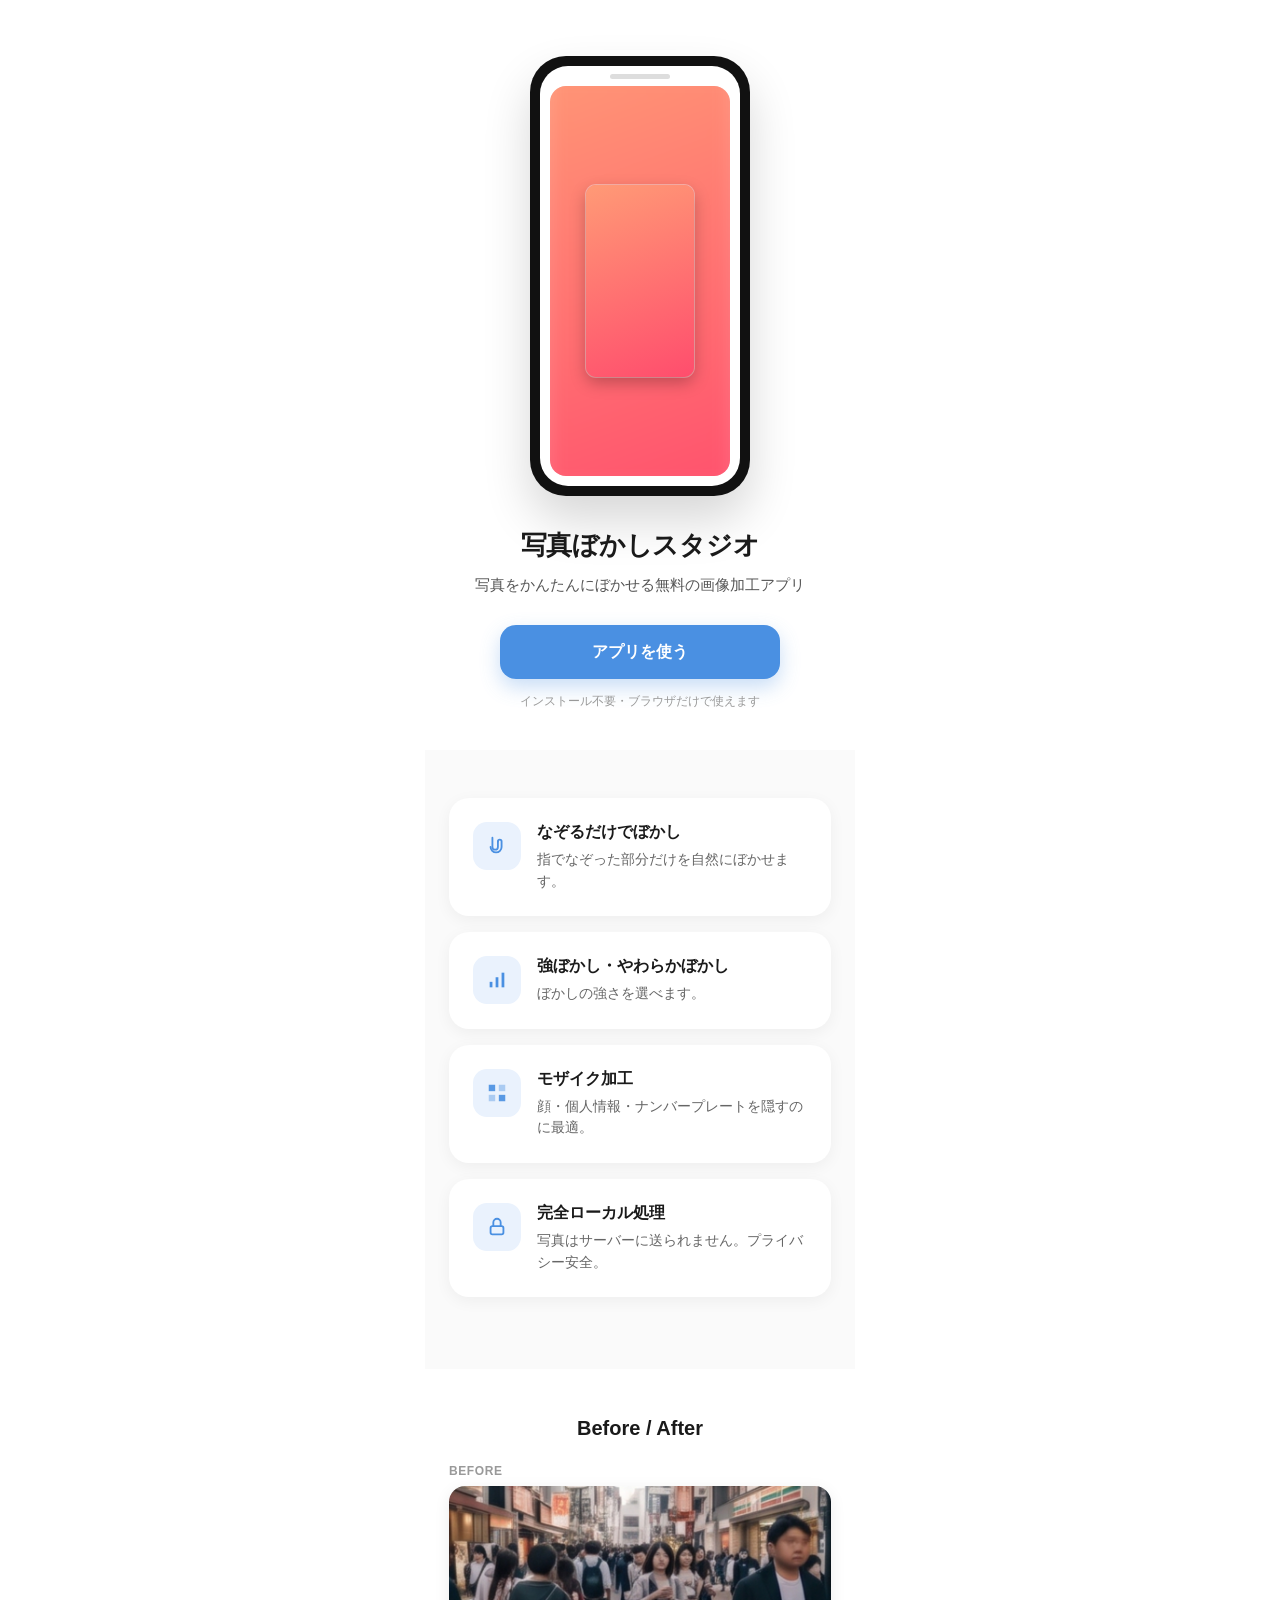
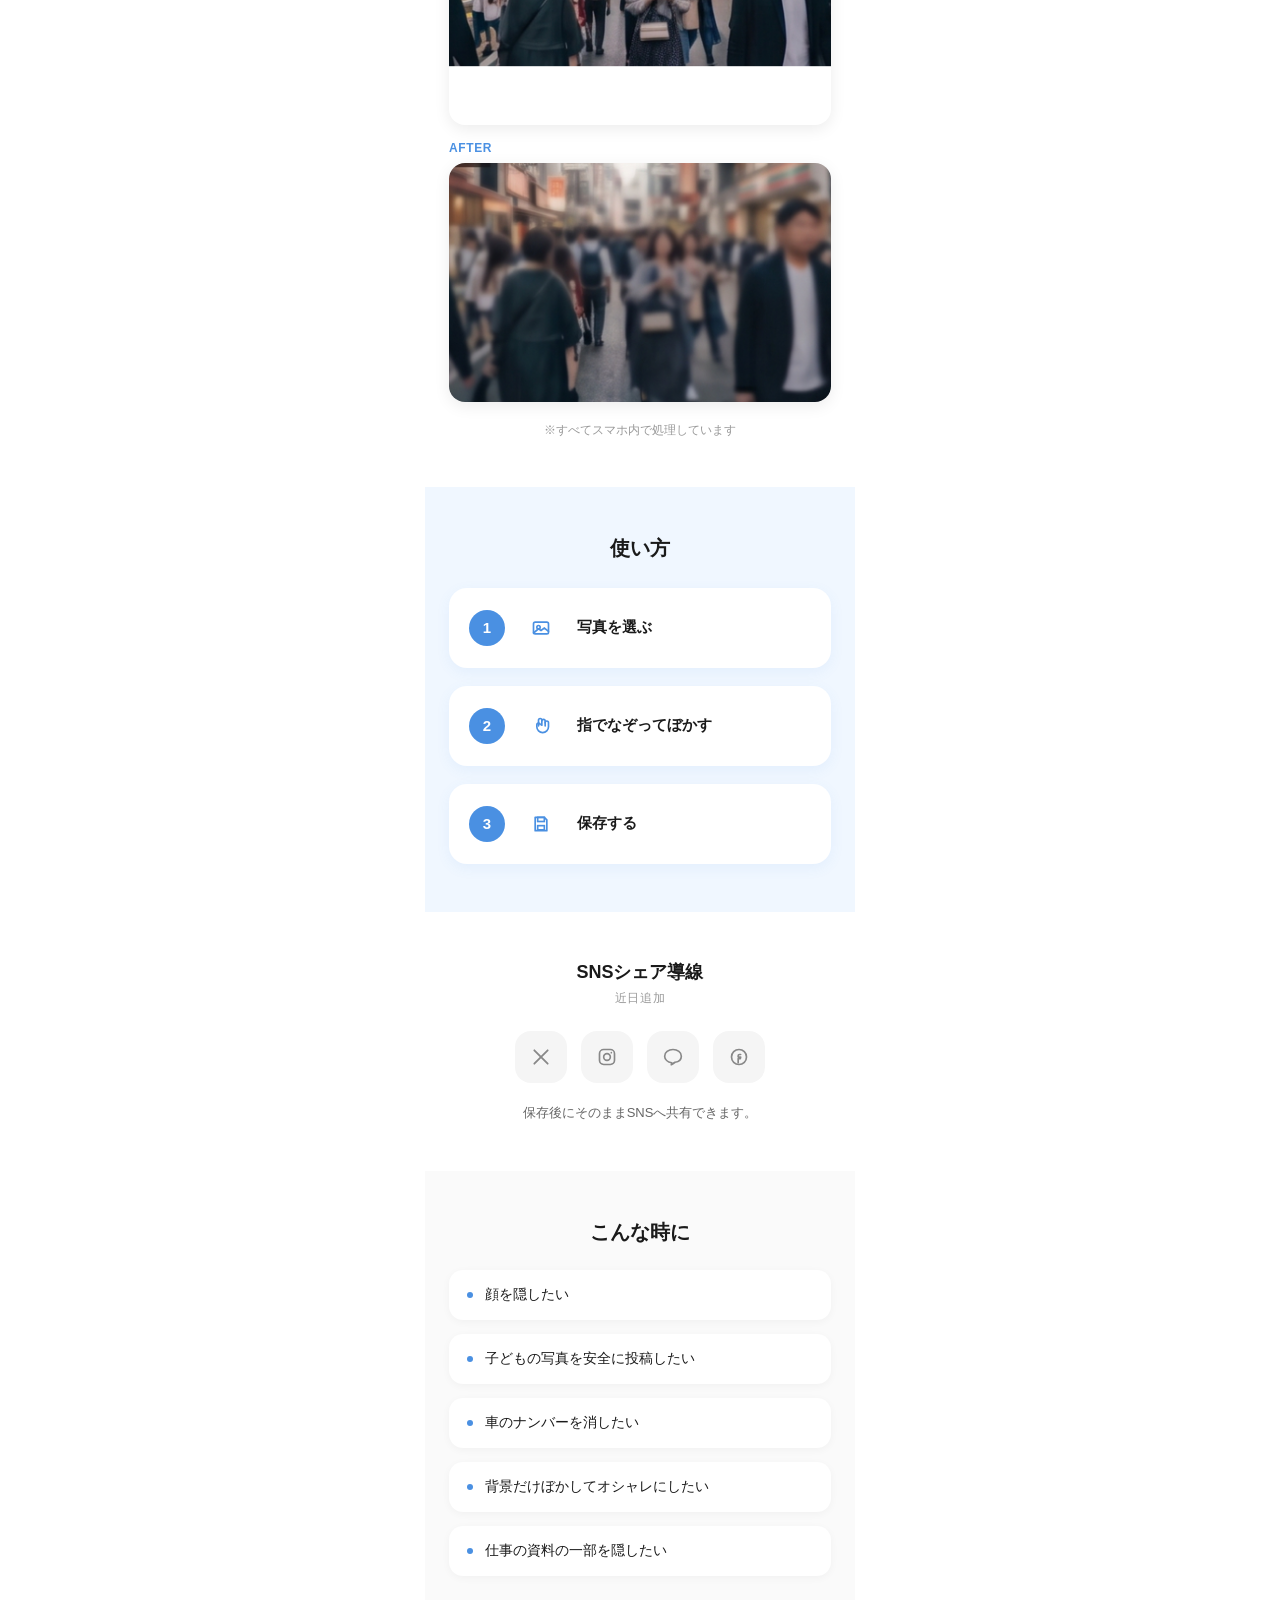
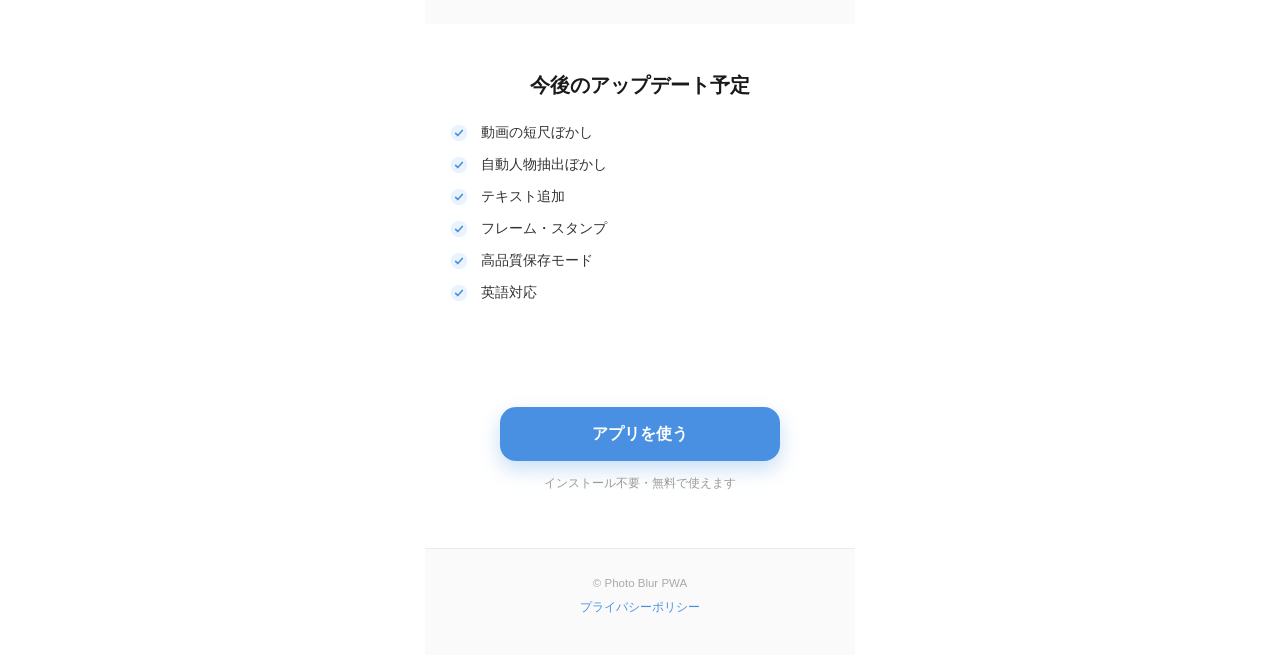
<file: index.html>
<!DOCTYPE html>
<html lang="ja">
<head>
<meta charset="UTF-8">
<meta name="viewport" content="width=device-width, initial-scale=1, viewport-fit=cover">
<title>写真ぼかしスタジオ（Photo Blur PWA）- 写真をかんたんにぼかせる無料アプリ</title>

<meta name="description" content="写真ぼかしスタジオ（Photo Blur PWA）は、指でなぞるだけで写真をぼかせる無料の画像加工アプリ。顔やナンバープレートを隠したいときに。インストール不要、ブラウザだけで使えます。">
<meta name="keywords" content="写真ぼかしスタジオ,Photo Blur PWA,写真ぼかし,画像加工,顔隠し,モザイク,無料アプリ,PWA">
<meta name="theme-color" content="#4A90E2">
<link rel="canonical" href="https://photo-blur-pwa.vercel.app/">

<!-- Google Search Console 所有権確認 -->
<meta name="google-site-verification" content="9Onzqie7yMo7JRTfPJ1Yk-BDiDndKuyoSrPPlTuiGYQ" />

<!-- Open Graph（SNS/検索エンジンでのカード表示用） -->
<meta property="og:type" content="website">
<meta property="og:title" content="写真ぼかしスタジオ（Photo Blur PWA）- 写真をかんたんにぼかせる無料アプリ">
<meta property="og:description" content="指でなぞるだけで写真をぼかせる無料の画像加工アプリ。顔やナンバープレートを隠したいときに。インストール不要、ブラウザだけで使えます。">
<meta property="og:url" content="https://photo-blur-pwa.vercel.app/">
<meta property="og:site_name" content="写真ぼかしスタジオ（Photo Blur PWA）">
<meta property="og:image" content="https://photo-blur-pwa.vercel.app/icons/icon-512.png">
<meta property="og:locale" content="ja_JP">

<!-- Twitter Card -->
<meta name="twitter:card" content="summary">
<meta name="twitter:title" content="写真ぼかしスタジオ（Photo Blur PWA）- 写真をかんたんにぼかせる無料アプリ">
<meta name="twitter:description" content="指でなぞるだけで写真をぼかせる無料の画像加工アプリ。顔やナンバープレートを隠したいときに。">
<meta name="twitter:image" content="https://photo-blur-pwa.vercel.app/icons/icon-512.png">

<!-- Google AdSense アカウント連携タグ（Publisher IDは後で差し替え） -->
<meta name="google-adsense-account" content="ca-pub-6620740970029865">

<link rel="icon" href="icons/icon-192.png">
<link rel="apple-touch-icon" href="icons/apple-touch-icon.png">

<link rel="stylesheet" href="style.css?v=1.0.1">

<!-- Google AdSense -->
<script async src="https://pagead2.googlesyndication.com/pagead/js/adsbygoogle.js"></script>

<!-- 検索エンジン向け構造化データ -->
<script type="application/ld+json">
{
  "@context": "https://schema.org",
  "@type": "WebApplication",
  "name": "写真ぼかしスタジオ（Photo Blur PWA）",
  "alternateName": "Photo Blur PWA",
  "url": "https://photo-blur-pwa.vercel.app/",
  "applicationCategory": "PhotoEditingApplication",
  "operatingSystem": "Any",
  "description": "指でなぞるだけで写真をぼかせる無料の画像加工アプリ。顔やナンバープレートを隠したいときに。インストール不要、ブラウザだけで使えます。",
  "offers": {
    "@type": "Offer",
    "price": "0",
    "priceCurrency": "JPY"
  },
  "inLanguage": "ja"
}
</script>
</head>
<body>

<div class="lp">

  <!-- 1. HERO -->
  <section class="lp-section hero">
    <div class="phone-mock">
      <div class="phone-mock-inner">
        <div class="phone-mock-notch"><div class="phone-mock-notch-bar"></div></div>
        <div class="phone-mock-screen">
          <div class="phone-mock-bg"></div>
          <div class="phone-mock-photo-wrap">
            <div class="phone-mock-photo"></div>
          </div>
        </div>
      </div>
    </div>

    <h1 class="hero-title">写真ぼかしスタジオ<span class="visually-hidden">（Photo Blur PWA）</span></h1>
    <p class="hero-sub">写真をかんたんにぼかせる無料の画像加工アプリ</p>

    <a href="app.html" class="cta-btn">アプリを使う</a>
    <p class="hero-note">インストール不要・ブラウザだけで使えます</p>
  </section>

  <!-- 2. FEATURES -->
  <section class="lp-section features">
    <div class="feature-card">
      <div class="feature-icon">
        <svg width="22" height="22" viewBox="0 0 24 24" fill="none" aria-hidden="true"><path d="M7 3v10a3 3 0 006 0V7" stroke="currentColor" stroke-width="2" stroke-linecap="round"/><path d="M13 7a2 2 0 014 0v6a6 6 0 01-12 0" stroke="currentColor" stroke-width="2" stroke-linecap="round"/></svg>
      </div>
      <div class="feature-body">
        <h3>なぞるだけでぼかし</h3>
        <p>指でなぞった部分だけを自然にぼかせます。</p>
      </div>
    </div>
    <div class="feature-card">
      <div class="feature-icon">
        <svg width="22" height="22" viewBox="0 0 24 24" fill="none" aria-hidden="true"><rect x="4" y="14" width="3" height="6" fill="currentColor"/><rect x="10.5" y="9" width="3" height="11" fill="currentColor"/><rect x="17" y="4" width="3" height="16" fill="currentColor"/></svg>
      </div>
      <div class="feature-body">
        <h3>強ぼかし・やわらかぼかし</h3>
        <p>ぼかしの強さを選べます。</p>
      </div>
    </div>
    <div class="feature-card">
      <div class="feature-icon">
        <svg width="22" height="22" viewBox="0 0 24 24" fill="none" aria-hidden="true"><rect x="3" y="3" width="7" height="7" fill="currentColor" opacity="0.9"/><rect x="14" y="3" width="7" height="7" fill="currentColor" opacity="0.4"/><rect x="3" y="14" width="7" height="7" fill="currentColor" opacity="0.4"/><rect x="14" y="14" width="7" height="7" fill="currentColor" opacity="0.9"/></svg>
      </div>
      <div class="feature-body">
        <h3>モザイク加工</h3>
        <p>顔・個人情報・ナンバープレートを隠すのに最適。</p>
      </div>
    </div>
    <div class="feature-card">
      <div class="feature-icon">
        <svg width="22" height="22" viewBox="0 0 24 24" fill="none" aria-hidden="true"><rect x="5" y="11" width="14" height="9" rx="2" stroke="currentColor" stroke-width="2"/><path d="M8 11V7a4 4 0 018 0v4" stroke="currentColor" stroke-width="2"/></svg>
      </div>
      <div class="feature-body">
        <h3>完全ローカル処理</h3>
        <p>写真はサーバーに送られません。プライバシー安全。</p>
      </div>
    </div>
  </section>

  <!-- 機能紹介セクションの下に広告を配置 -->
  <section class="lp-section ad-section">
    <ins class="adsbygoogle"
         style="display:block"
         data-ad-client="ca-pub-6620740970029865"
         data-ad-slot="8588389263"
         data-ad-format="auto"
         data-full-width-responsive="true"></ins>
    <script>
         (adsbygoogle = window.adsbygoogle || []).push({});
    </script>
  </section>

  <!-- 3. BEFORE / AFTER -->
  <section class="lp-section before-after">
    <h2 class="section-title">Before / After</h2>
    <div class="ba-list">
      <div class="ba-item">
        <div class="ba-label ba-label-before">BEFORE</div>
        <div class="ba-image">
          <img src="images/before.png" alt="ぼかし前の街並み写真">
        </div>
      </div>
      <div class="ba-item">
        <div class="ba-label ba-label-after">AFTER</div>
        <div class="ba-image">
          <img src="images/after.png" alt="ぼかし後の街並み写真">
        </div>
      </div>
    </div>
    <p class="ba-note">※すべてスマホ内で処理しています</p>
  </section>

  <!-- 4. HOW TO USE -->
  <section class="lp-section how-to-use">
    <h2 class="section-title">使い方</h2>
    <div class="step-card">
      <div class="step-num">1</div>
      <div class="step-icon">
        <svg width="20" height="20" viewBox="0 0 24 24" fill="none" aria-hidden="true"><rect x="3" y="5" width="18" height="14" rx="2" stroke="currentColor" stroke-width="2"/><circle cx="9" cy="11" r="2" stroke="currentColor" stroke-width="2"/><path d="M21 16l-5-4-4 3-3-2-6 5" stroke="currentColor" stroke-width="2" stroke-linecap="round"/></svg>
      </div>
      <span class="step-label">写真を選ぶ</span>
    </div>
    <div class="step-card">
      <div class="step-num">2</div>
      <div class="step-icon">
        <svg width="20" height="20" viewBox="0 0 24 24" fill="none" aria-hidden="true"><path d="M9 12V5a2 2 0 114 0v6" stroke="currentColor" stroke-width="2" stroke-linecap="round"/><path d="M13 6a2 2 0 014 0v6" stroke="currentColor" stroke-width="2" stroke-linecap="round"/><path d="M17 8a2 2 0 014 0v5a7 7 0 01-14 0v-2.5a2 2 0 114 0" stroke="currentColor" stroke-width="2" stroke-linecap="round"/></svg>
      </div>
      <span class="step-label">指でなぞってぼかす</span>
    </div>
    <div class="step-card">
      <div class="step-num">3</div>
      <div class="step-icon">
        <svg width="20" height="20" viewBox="0 0 24 24" fill="none" aria-hidden="true"><path d="M5 4h11l3 3v13H5V4z" stroke="currentColor" stroke-width="2" stroke-linejoin="round"/><rect x="8" y="4" width="8" height="5" stroke="currentColor" stroke-width="2"/><rect x="8" y="14" width="8" height="5" stroke="currentColor" stroke-width="2"/></svg>
      </div>
      <span class="step-label">保存する</span>
    </div>
  </section>

  <!-- 5. SNS SHARE -->
  <section class="lp-section sns-share">
    <h2 class="section-title sns-title">SNSシェア導線</h2>
    <p class="sns-badge">近日追加</p>
    <div class="sns-icons">
      <div class="sns-icon">
        <svg width="20" height="20" viewBox="0 0 24 24" fill="none" aria-hidden="true"><path d="M4 4l16 16M20 4L4 20" stroke="currentColor" stroke-width="2.2" stroke-linecap="round"/></svg>
      </div>
      <div class="sns-icon">
        <svg width="20" height="20" viewBox="0 0 24 24" fill="none" aria-hidden="true"><rect x="3" y="3" width="18" height="18" rx="5" stroke="currentColor" stroke-width="2"/><circle cx="12" cy="12" r="4" stroke="currentColor" stroke-width="2"/><circle cx="17.2" cy="6.8" r="1" fill="currentColor"/></svg>
      </div>
      <div class="sns-icon">
        <svg width="20" height="20" viewBox="0 0 24 24" fill="none" aria-hidden="true"><path d="M12 3C6.5 3 2 6.6 2 11c0 3.9 3.6 7.2 8.4 7.9-.4 1.3-.4 2.3-.4 2.3s2.7-1.6 4.4-2.9c4.9-.7 7.6-3.9 7.6-7.3 0-4.4-4.5-8-10-8z" stroke="currentColor" stroke-width="2" stroke-linejoin="round"/></svg>
      </div>
      <div class="sns-icon">
        <svg width="20" height="20" viewBox="0 0 24 24" fill="none" aria-hidden="true"><circle cx="12" cy="12" r="9" stroke="currentColor" stroke-width="2"/><path d="M14 9h-1.5A1.5 1.5 0 0011 10.5V12h3l-.4 2H11v5" stroke="currentColor" stroke-width="2" stroke-linecap="round" stroke-linejoin="round"/></svg>
      </div>
    </div>
    <p class="sns-desc">保存後にそのままSNSへ共有できます。</p>
  </section>

  <!-- 6. USE CASES -->
  <section class="lp-section use-cases">
    <h2 class="section-title">こんな時に</h2>
    <div class="use-case-item"><span class="dot"></span><span>顔を隠したい</span></div>
    <div class="use-case-item"><span class="dot"></span><span>子どもの写真を安全に投稿したい</span></div>
    <div class="use-case-item"><span class="dot"></span><span>車のナンバーを消したい</span></div>
    <div class="use-case-item"><span class="dot"></span><span>背景だけぼかしてオシャレにしたい</span></div>
    <div class="use-case-item"><span class="dot"></span><span>仕事の資料の一部を隠したい</span></div>
  </section>

  <!-- 7. ROADMAP -->
  <section class="lp-section roadmap">
    <h2 class="section-title">今後のアップデート予定</h2>
    <div class="roadmap-item">
      <svg width="20" height="20" viewBox="0 0 24 24" fill="none" aria-hidden="true"><circle cx="12" cy="12" r="10" fill="#EAF2FD"/><path d="M8 12.5l2.5 2.5L16 9" stroke="#4A90E2" stroke-width="2" stroke-linecap="round" stroke-linejoin="round"/></svg>
      <span>動画の短尺ぼかし</span>
    </div>
    <div class="roadmap-item">
      <svg width="20" height="20" viewBox="0 0 24 24" fill="none" aria-hidden="true"><circle cx="12" cy="12" r="10" fill="#EAF2FD"/><path d="M8 12.5l2.5 2.5L16 9" stroke="#4A90E2" stroke-width="2" stroke-linecap="round" stroke-linejoin="round"/></svg>
      <span>自動人物抽出ぼかし</span>
    </div>
    <div class="roadmap-item">
      <svg width="20" height="20" viewBox="0 0 24 24" fill="none" aria-hidden="true"><circle cx="12" cy="12" r="10" fill="#EAF2FD"/><path d="M8 12.5l2.5 2.5L16 9" stroke="#4A90E2" stroke-width="2" stroke-linecap="round" stroke-linejoin="round"/></svg>
      <span>テキスト追加</span>
    </div>
    <div class="roadmap-item">
      <svg width="20" height="20" viewBox="0 0 24 24" fill="none" aria-hidden="true"><circle cx="12" cy="12" r="10" fill="#EAF2FD"/><path d="M8 12.5l2.5 2.5L16 9" stroke="#4A90E2" stroke-width="2" stroke-linecap="round" stroke-linejoin="round"/></svg>
      <span>フレーム・スタンプ</span>
    </div>
    <div class="roadmap-item">
      <svg width="20" height="20" viewBox="0 0 24 24" fill="none" aria-hidden="true"><circle cx="12" cy="12" r="10" fill="#EAF2FD"/><path d="M8 12.5l2.5 2.5L16 9" stroke="#4A90E2" stroke-width="2" stroke-linecap="round" stroke-linejoin="round"/></svg>
      <span>高品質保存モード</span>
    </div>
    <div class="roadmap-item">
      <svg width="20" height="20" viewBox="0 0 24 24" fill="none" aria-hidden="true"><circle cx="12" cy="12" r="10" fill="#EAF2FD"/><path d="M8 12.5l2.5 2.5L16 9" stroke="#4A90E2" stroke-width="2" stroke-linecap="round" stroke-linejoin="round"/></svg>
      <span>英語対応</span>
    </div>
  </section>

  <!-- 8. CTA -->
  <section class="lp-section cta-bottom">
    <a href="app.html" class="cta-btn">アプリを使う</a>
    <p class="hero-note">インストール不要・無料で使えます</p>
  </section>

  <!-- 9. FOOTER -->
  <footer class="lp-footer">
    <p>© Photo Blur PWA</p>
    <a href="#">プライバシーポリシー</a>
  </footer>

</div>

</body>
</html>
</file>
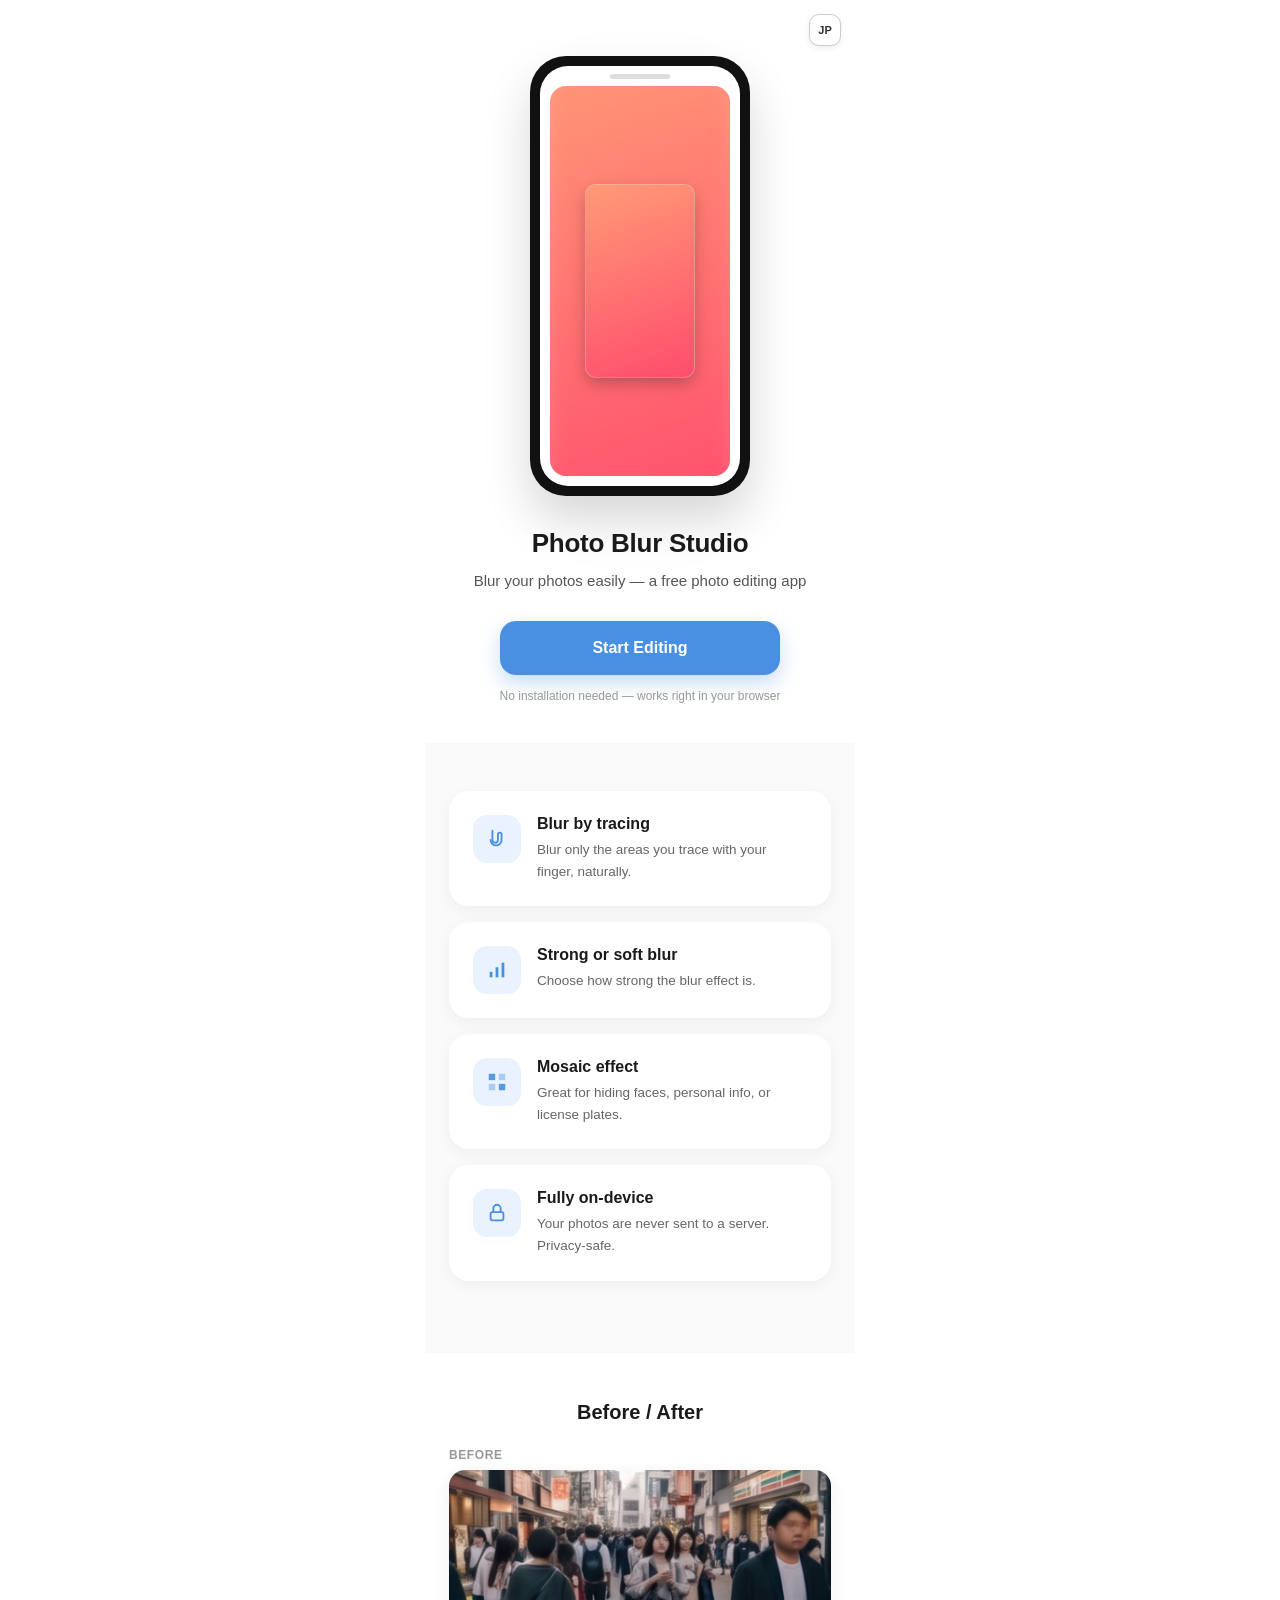
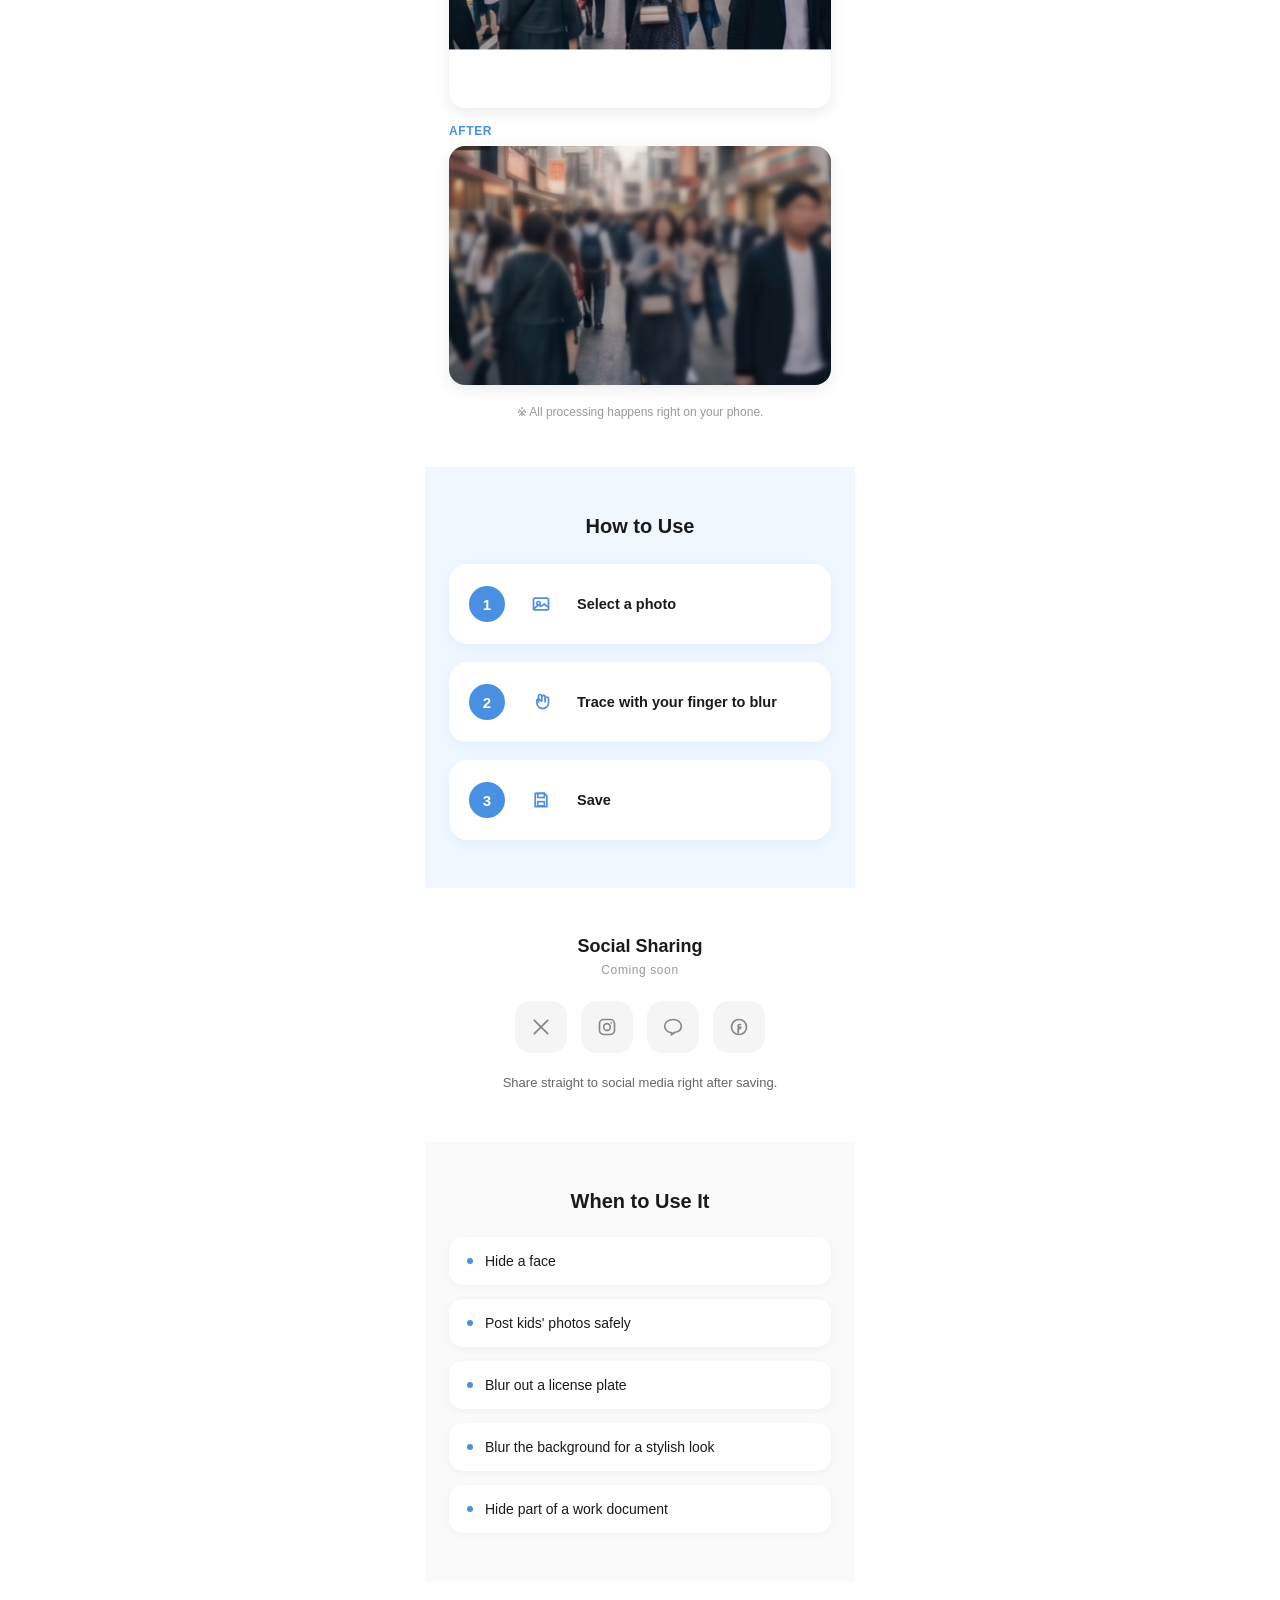
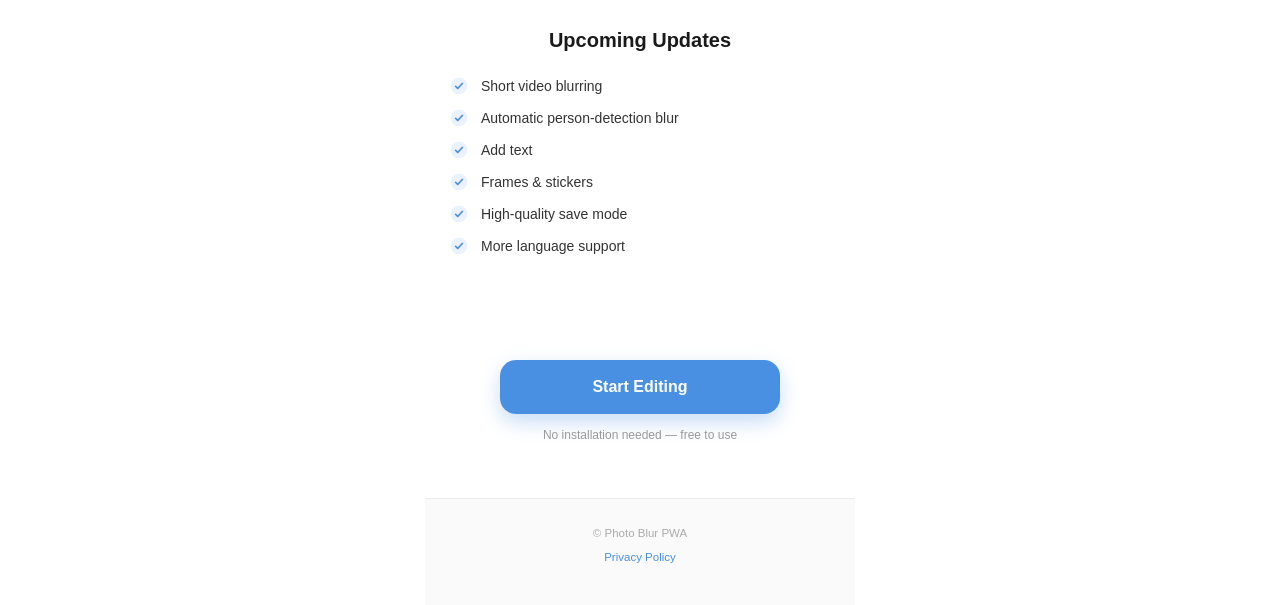
<file: en/index.html>
<!DOCTYPE html>
<html lang="en">
<head>
<meta charset="UTF-8">
<meta name="viewport" content="width=device-width, initial-scale=1, viewport-fit=cover">

<!-- Auto language switch by browser language. A manual JP/EN choice is remembered
     in localStorage and takes priority over auto-detection afterwards. -->
<script>
(function() {
  var STORAGE_KEY = 'photoBlurLang';
  var path = window.location.pathname;
  var isEnPath = path.indexOf('/en/') !== -1;

  function toEnUrl() {
    if (path.charAt(path.length - 1) === '/') return 'en/index.html';
    var idx = path.lastIndexOf('/');
    var file = path.substring(idx + 1) || 'index.html';
    return 'en/' + file;
  }
  function toJaUrl() {
    var idx = path.lastIndexOf('/');
    var file = path.substring(idx + 1) || 'index.html';
    return '../' + file;
  }

  var saved = null;
  try { saved = localStorage.getItem(STORAGE_KEY); } catch (e) {}

  if (saved === 'en' && !isEnPath) {
    window.location.replace(toEnUrl());
    return;
  }
  if (saved === 'ja' && isEnPath) {
    window.location.replace(toJaUrl());
    return;
  }
  if (saved) return;

  var lang = navigator.language || navigator.userLanguage || '';
  var isJapanese = lang.toLowerCase().indexOf('ja') === 0;
  if (!isJapanese && !isEnPath) {
    window.location.replace(toEnUrl());
  } else if (isJapanese && isEnPath) {
    window.location.replace(toJaUrl());
  }
})();
</script>

<title>Photo Blur Studio - Free Photo Blurring App</title>

<meta name="description" content="Photo Blur Studio is a free photo editing app that lets you blur photos just by tracing with your finger. Great for hiding faces or license plates. No installation needed — works right in your browser.">
<meta name="keywords" content="Photo Blur Studio,Photo Blur PWA,photo blur,photo editing,face blur,mosaic,free app,PWA">
<meta name="theme-color" content="#4A90E2">
<link rel="canonical" href="https://photo-blur-pwa.vercel.app/en/">

<!-- Google Search Console site ownership verification -->
<meta name="google-site-verification" content="9Onzqie7yMo7JRTfPJ1Yk-BDiDndKuyoSrPPlTuiGYQ" />

<!-- Open Graph -->
<meta property="og:type" content="website">
<meta property="og:title" content="Photo Blur Studio - Free Photo Blurring App">
<meta property="og:description" content="A free photo editing app that lets you blur photos just by tracing with your finger. Great for hiding faces or license plates. No installation needed.">
<meta property="og:url" content="https://photo-blur-pwa.vercel.app/en/">
<meta property="og:site_name" content="Photo Blur Studio">
<meta property="og:image" content="https://photo-blur-pwa.vercel.app/icons/icon-512.png">
<meta property="og:locale" content="en_US">

<!-- Twitter Card -->
<meta name="twitter:card" content="summary">
<meta name="twitter:title" content="Photo Blur Studio - Free Photo Blurring App">
<meta name="twitter:description" content="A free photo editing app that lets you blur photos just by tracing with your finger. Great for hiding faces or license plates.">
<meta name="twitter:image" content="https://photo-blur-pwa.vercel.app/icons/icon-512.png">

<!-- Google AdSense account link tag (Publisher ID to be replaced later) -->
<meta name="google-adsense-account" content="ca-pub-6620740970029865">

<link rel="icon" href="../icons/icon-192.png">
<link rel="apple-touch-icon" href="../icons/apple-touch-icon.png">

<link rel="stylesheet" href="../style.css?v=1.0.2">

<!-- Google AdSense -->
<script async src="https://pagead2.googlesyndication.com/pagead/js/adsbygoogle.js"></script>

<!-- Structured data for search engines -->
<script type="application/ld+json">
{
  "@context": "https://schema.org",
  "@type": "WebApplication",
  "name": "Photo Blur Studio",
  "alternateName": "Photo Blur PWA",
  "url": "https://photo-blur-pwa.vercel.app/en/",
  "applicationCategory": "PhotoEditingApplication",
  "operatingSystem": "Any",
  "description": "A free photo editing app that lets you blur photos just by tracing with your finger. Great for hiding faces or license plates. No installation needed.",
  "offers": {
    "@type": "Offer",
    "price": "0",
    "priceCurrency": "USD"
  },
  "inLanguage": "en"
}
</script>
</head>
<body>

<div class="lp">

  <a href="../index.html" class="lang-switch-btn" aria-label="日本語に切り替え" onclick="try{localStorage.setItem('photoBlurLang','ja')}catch(e){}">JP</a>

  <!-- 1. HERO -->
  <section class="lp-section hero">
    <div class="phone-mock">
      <div class="phone-mock-inner">
        <div class="phone-mock-notch"><div class="phone-mock-notch-bar"></div></div>
        <div class="phone-mock-screen">
          <div class="phone-mock-bg"></div>
          <div class="phone-mock-photo-wrap">
            <div class="phone-mock-photo"></div>
          </div>
        </div>
      </div>
    </div>

    <h1 class="hero-title">Photo Blur Studio</h1>
    <p class="hero-sub">Blur your photos easily — a free photo editing app</p>

    <a href="app.html" class="cta-btn">Start Editing</a>
    <p class="hero-note">No installation needed — works right in your browser</p>
  </section>

  <!-- 2. FEATURES -->
  <section class="lp-section features">
    <div class="feature-card">
      <div class="feature-icon">
        <svg width="22" height="22" viewBox="0 0 24 24" fill="none" aria-hidden="true"><path d="M7 3v10a3 3 0 006 0V7" stroke="currentColor" stroke-width="2" stroke-linecap="round"/><path d="M13 7a2 2 0 014 0v6a6 6 0 01-12 0" stroke="currentColor" stroke-width="2" stroke-linecap="round"/></svg>
      </div>
      <div class="feature-body">
        <h3>Blur by tracing</h3>
        <p>Blur only the areas you trace with your finger, naturally.</p>
      </div>
    </div>
    <div class="feature-card">
      <div class="feature-icon">
        <svg width="22" height="22" viewBox="0 0 24 24" fill="none" aria-hidden="true"><rect x="4" y="14" width="3" height="6" fill="currentColor"/><rect x="10.5" y="9" width="3" height="11" fill="currentColor"/><rect x="17" y="4" width="3" height="16" fill="currentColor"/></svg>
      </div>
      <div class="feature-body">
        <h3>Strong or soft blur</h3>
        <p>Choose how strong the blur effect is.</p>
      </div>
    </div>
    <div class="feature-card">
      <div class="feature-icon">
        <svg width="22" height="22" viewBox="0 0 24 24" fill="none" aria-hidden="true"><rect x="3" y="3" width="7" height="7" fill="currentColor" opacity="0.9"/><rect x="14" y="3" width="7" height="7" fill="currentColor" opacity="0.4"/><rect x="3" y="14" width="7" height="7" fill="currentColor" opacity="0.4"/><rect x="14" y="14" width="7" height="7" fill="currentColor" opacity="0.9"/></svg>
      </div>
      <div class="feature-body">
        <h3>Mosaic effect</h3>
        <p>Great for hiding faces, personal info, or license plates.</p>
      </div>
    </div>
    <div class="feature-card">
      <div class="feature-icon">
        <svg width="22" height="22" viewBox="0 0 24 24" fill="none" aria-hidden="true"><rect x="5" y="11" width="14" height="9" rx="2" stroke="currentColor" stroke-width="2"/><path d="M8 11V7a4 4 0 018 0v4" stroke="currentColor" stroke-width="2"/></svg>
      </div>
      <div class="feature-body">
        <h3>Fully on-device</h3>
        <p>Your photos are never sent to a server. Privacy-safe.</p>
      </div>
    </div>
  </section>

  <!-- AdSense ad placed below the features section -->
  <section class="lp-section ad-section">
    <ins class="adsbygoogle"
         style="display:block"
         data-ad-client="ca-pub-6620740970029865"
         data-ad-slot="8588389263"
         data-ad-format="auto"
         data-full-width-responsive="true"></ins>
    <script>
         (adsbygoogle = window.adsbygoogle || []).push({});
    </script>
  </section>

  <!-- 3. BEFORE / AFTER -->
  <section class="lp-section before-after">
    <h2 class="section-title">Before / After</h2>
    <div class="ba-list">
      <div class="ba-item">
        <div class="ba-label ba-label-before">BEFORE</div>
        <div class="ba-image">
          <img src="../images/before.png" alt="Street photo before blurring">
        </div>
      </div>
      <div class="ba-item">
        <div class="ba-label ba-label-after">AFTER</div>
        <div class="ba-image">
          <img src="../images/after.png" alt="Street photo after blurring">
        </div>
      </div>
    </div>
    <p class="ba-note">※ All processing happens right on your phone.</p>
  </section>

  <!-- 4. HOW TO USE -->
  <section class="lp-section how-to-use">
    <h2 class="section-title">How to Use</h2>
    <div class="step-card">
      <div class="step-num">1</div>
      <div class="step-icon">
        <svg width="20" height="20" viewBox="0 0 24 24" fill="none" aria-hidden="true"><rect x="3" y="5" width="18" height="14" rx="2" stroke="currentColor" stroke-width="2"/><circle cx="9" cy="11" r="2" stroke="currentColor" stroke-width="2"/><path d="M21 16l-5-4-4 3-3-2-6 5" stroke="currentColor" stroke-width="2" stroke-linecap="round"/></svg>
      </div>
      <span class="step-label">Select a photo</span>
    </div>
    <div class="step-card">
      <div class="step-num">2</div>
      <div class="step-icon">
        <svg width="20" height="20" viewBox="0 0 24 24" fill="none" aria-hidden="true"><path d="M9 12V5a2 2 0 114 0v6" stroke="currentColor" stroke-width="2" stroke-linecap="round"/><path d="M13 6a2 2 0 014 0v6" stroke="currentColor" stroke-width="2" stroke-linecap="round"/><path d="M17 8a2 2 0 014 0v5a7 7 0 01-14 0v-2.5a2 2 0 114 0" stroke="currentColor" stroke-width="2" stroke-linecap="round"/></svg>
      </div>
      <span class="step-label">Trace with your finger to blur</span>
    </div>
    <div class="step-card">
      <div class="step-num">3</div>
      <div class="step-icon">
        <svg width="20" height="20" viewBox="0 0 24 24" fill="none" aria-hidden="true"><path d="M5 4h11l3 3v13H5V4z" stroke="currentColor" stroke-width="2" stroke-linejoin="round"/><rect x="8" y="4" width="8" height="5" stroke="currentColor" stroke-width="2"/><rect x="8" y="14" width="8" height="5" stroke="currentColor" stroke-width="2"/></svg>
      </div>
      <span class="step-label">Save</span>
    </div>
  </section>

  <!-- 5. SNS SHARE -->
  <section class="lp-section sns-share">
    <h2 class="section-title sns-title">Social Sharing</h2>
    <p class="sns-badge">Coming soon</p>
    <div class="sns-icons">
      <div class="sns-icon">
        <svg width="20" height="20" viewBox="0 0 24 24" fill="none" aria-hidden="true"><path d="M4 4l16 16M20 4L4 20" stroke="currentColor" stroke-width="2.2" stroke-linecap="round"/></svg>
      </div>
      <div class="sns-icon">
        <svg width="20" height="20" viewBox="0 0 24 24" fill="none" aria-hidden="true"><rect x="3" y="3" width="18" height="18" rx="5" stroke="currentColor" stroke-width="2"/><circle cx="12" cy="12" r="4" stroke="currentColor" stroke-width="2"/><circle cx="17.2" cy="6.8" r="1" fill="currentColor"/></svg>
      </div>
      <div class="sns-icon">
        <svg width="20" height="20" viewBox="0 0 24 24" fill="none" aria-hidden="true"><path d="M12 3C6.5 3 2 6.6 2 11c0 3.9 3.6 7.2 8.4 7.9-.4 1.3-.4 2.3-.4 2.3s2.7-1.6 4.4-2.9c4.9-.7 7.6-3.9 7.6-7.3 0-4.4-4.5-8-10-8z" stroke="currentColor" stroke-width="2" stroke-linejoin="round"/></svg>
      </div>
      <div class="sns-icon">
        <svg width="20" height="20" viewBox="0 0 24 24" fill="none" aria-hidden="true"><circle cx="12" cy="12" r="9" stroke="currentColor" stroke-width="2"/><path d="M14 9h-1.5A1.5 1.5 0 0011 10.5V12h3l-.4 2H11v5" stroke="currentColor" stroke-width="2" stroke-linecap="round" stroke-linejoin="round"/></svg>
      </div>
    </div>
    <p class="sns-desc">Share straight to social media right after saving.</p>
  </section>

  <!-- 6. USE CASES -->
  <section class="lp-section use-cases">
    <h2 class="section-title">When to Use It</h2>
    <div class="use-case-item"><span class="dot"></span><span>Hide a face</span></div>
    <div class="use-case-item"><span class="dot"></span><span>Post kids' photos safely</span></div>
    <div class="use-case-item"><span class="dot"></span><span>Blur out a license plate</span></div>
    <div class="use-case-item"><span class="dot"></span><span>Blur the background for a stylish look</span></div>
    <div class="use-case-item"><span class="dot"></span><span>Hide part of a work document</span></div>
  </section>

  <!-- 7. ROADMAP -->
  <section class="lp-section roadmap">
    <h2 class="section-title">Upcoming Updates</h2>
    <div class="roadmap-item">
      <svg width="20" height="20" viewBox="0 0 24 24" fill="none" aria-hidden="true"><circle cx="12" cy="12" r="10" fill="#EAF2FD"/><path d="M8 12.5l2.5 2.5L16 9" stroke="#4A90E2" stroke-width="2" stroke-linecap="round" stroke-linejoin="round"/></svg>
      <span>Short video blurring</span>
    </div>
    <div class="roadmap-item">
      <svg width="20" height="20" viewBox="0 0 24 24" fill="none" aria-hidden="true"><circle cx="12" cy="12" r="10" fill="#EAF2FD"/><path d="M8 12.5l2.5 2.5L16 9" stroke="#4A90E2" stroke-width="2" stroke-linecap="round" stroke-linejoin="round"/></svg>
      <span>Automatic person-detection blur</span>
    </div>
    <div class="roadmap-item">
      <svg width="20" height="20" viewBox="0 0 24 24" fill="none" aria-hidden="true"><circle cx="12" cy="12" r="10" fill="#EAF2FD"/><path d="M8 12.5l2.5 2.5L16 9" stroke="#4A90E2" stroke-width="2" stroke-linecap="round" stroke-linejoin="round"/></svg>
      <span>Add text</span>
    </div>
    <div class="roadmap-item">
      <svg width="20" height="20" viewBox="0 0 24 24" fill="none" aria-hidden="true"><circle cx="12" cy="12" r="10" fill="#EAF2FD"/><path d="M8 12.5l2.5 2.5L16 9" stroke="#4A90E2" stroke-width="2" stroke-linecap="round" stroke-linejoin="round"/></svg>
      <span>Frames & stickers</span>
    </div>
    <div class="roadmap-item">
      <svg width="20" height="20" viewBox="0 0 24 24" fill="none" aria-hidden="true"><circle cx="12" cy="12" r="10" fill="#EAF2FD"/><path d="M8 12.5l2.5 2.5L16 9" stroke="#4A90E2" stroke-width="2" stroke-linecap="round" stroke-linejoin="round"/></svg>
      <span>High-quality save mode</span>
    </div>
    <div class="roadmap-item">
      <svg width="20" height="20" viewBox="0 0 24 24" fill="none" aria-hidden="true"><circle cx="12" cy="12" r="10" fill="#EAF2FD"/><path d="M8 12.5l2.5 2.5L16 9" stroke="#4A90E2" stroke-width="2" stroke-linecap="round" stroke-linejoin="round"/></svg>
      <span>More language support</span>
    </div>
  </section>

  <!-- 8. CTA -->
  <section class="lp-section cta-bottom">
    <a href="app.html" class="cta-btn">Start Editing</a>
    <p class="hero-note">No installation needed — free to use</p>
  </section>

  <!-- 9. FOOTER -->
  <footer class="lp-footer">
    <p>© Photo Blur PWA</p>
    <a href="#">Privacy Policy</a>
  </footer>

</div>

</body>
</html>
</file>
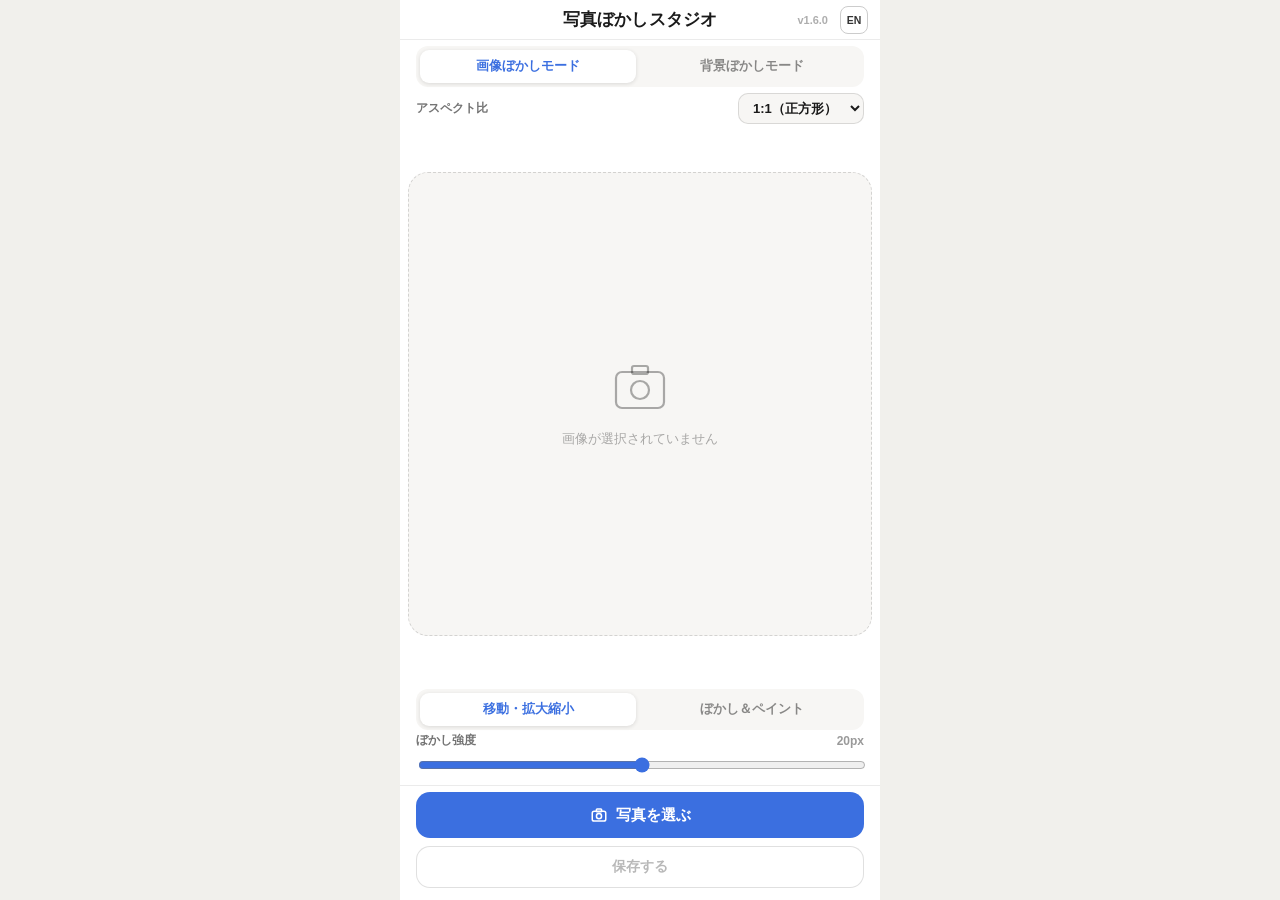
<file: app.html>
<!DOCTYPE html>
<html lang="ja">
<head>
<meta charset="UTF-8">
<meta name="viewport" content="width=device-width, initial-scale=1, viewport-fit=cover">
<title>写真ぼかしスタジオ</title>

<meta name="description" content="写真ぼかしスタジオ - 写真を縮小して中央に配置し、余白をぼかして加工するアプリ">
<meta name="theme-color" content="#3B6FE0">

<link rel="manifest" href="manifest.json">
<link rel="icon" href="icons/icon-192.png">
<link rel="apple-touch-icon" href="icons/apple-touch-icon.png">
<meta name="apple-mobile-web-app-capable" content="yes">
<meta name="apple-mobile-web-app-status-bar-style" content="black-translucent">
<meta name="apple-mobile-web-app-title" content="ぼかしスタジオ">

<link rel="stylesheet" href="app.css?v=1.6.0">
</head>
<body>

<div class="app">

  <header class="header">
    <span class="header-title">写真ぼかしスタジオ</span>
    <span class="header-version" id="appVersion"></span>
    <a href="en/app.html" class="lang-switch-btn" aria-label="Switch to English" onclick="try{localStorage.setItem('photoBlurLang','en')}catch(e){}">EN</a>
  </header>

  <section class="render-mode-bar">
    <div class="mode-toggle" role="group" aria-label="ぼかしモード">
      <button type="button" id="renderModeOrigBtn" class="mode-btn active" data-render-mode="original">画像ぼかしモード</button>
      <button type="button" id="renderModeBgBtn" class="mode-btn" data-render-mode="background">背景ぼかしモード</button>
    </div>
  </section>

  <section class="aspect-bar">
    <label class="options-label" for="aspectSelect">アスペクト比</label>
    <select id="aspectSelect" class="aspect-select">
      <option value="1:1">1:1（正方形）</option>
      <option value="4:3">4:3</option>
      <option value="3:2">3:2</option>
      <option value="16:9">16:9</option>
      <option value="9:16">9:16（縦長）</option>
    </select>
  </section>

  <main class="preview-wrap">
    <div class="preview-frame" id="previewFrame">
      <canvas id="canvas" class="preview-canvas" aria-label="加工後の画像プレビュー"></canvas>

      <div class="placeholder" id="placeholder">
        <svg width="56" height="56" viewBox="0 0 56 56" fill="none" aria-hidden="true">
          <rect x="4" y="12" width="48" height="36" rx="6" stroke="currentColor" stroke-width="2.2"/>
          <circle cx="28" cy="30" r="9" stroke="currentColor" stroke-width="2.2"/>
          <rect x="20" y="6" width="16" height="8" rx="2" stroke="currentColor" stroke-width="2.2"/>
        </svg>
        <span>画像が選択されていません</span>
      </div>

      <div class="toast" id="toast" hidden></div>
    </div>
  </main>

  <section class="tool-bar">
    <div class="mode-toggle" role="group" aria-label="操作モード">
      <button type="button" id="modeMoveBtn" class="mode-btn active" data-mode="move">移動・拡大縮小</button>
      <button type="button" id="modeBrushBtn" class="mode-btn" data-mode="brush">ぼかし＆ペイント</button>
    </div>
    <div class="brush-options" id="brushOptions" hidden>
      <div class="mode-toggle brush-type-toggle" role="group" aria-label="ブラシ種類">
        <button type="button" id="brushTypeBlurBtn" class="mode-btn active" data-brush-type="blur">ぼかしブラシ</button>
        <button type="button" id="brushTypeEraseBtn" class="mode-btn" data-brush-type="erase">消しゴムブラシ</button>
        <button type="button" id="brushTypePaintBtn" class="mode-btn" data-brush-type="paint">ペイント</button>
      </div>

      <div class="paint-color-options" id="paintColorOptions" hidden>
        <span class="options-label">ペンの色</span>
        <div class="color-swatches" role="group" aria-label="ペンの色">
          <button type="button" class="color-swatch active" data-color="#000000" style="--swatch-color:#000000" aria-label="黒"></button>
          <button type="button" class="color-swatch" data-color="#FFFFFF" style="--swatch-color:#FFFFFF" aria-label="白"></button>
          <button type="button" class="color-swatch" data-color="#FF0000" style="--swatch-color:#FF0000" aria-label="赤"></button>
          <button type="button" class="color-swatch" data-color="#007BFF" style="--swatch-color:#007BFF" aria-label="青"></button>
          <button type="button" class="color-swatch" data-color="#FFD400" style="--swatch-color:#FFD400" aria-label="黄色"></button>
          <button type="button" class="color-swatch" data-color="#00C853" style="--swatch-color:#00C853" aria-label="緑"></button>
        </div>
      </div>

      <div class="options-row">
        <span class="options-label">ブラシサイズ</span>
        <span class="options-value" id="brushSizeValue">20px</span>
      </div>
      <input type="range" id="brushSizeRange" class="blur-range" min="5" max="60" step="1" value="20">
    </div>
  </section>

  <section class="options" id="blurOptions">
    <div class="options-row">
      <span class="options-label">ぼかし強度</span>
      <span class="options-value" id="blurValue">20px</span>
    </div>
    <input type="range" id="blurRange" class="blur-range" min="0" max="40" step="1" value="20">
  </section>

  <footer class="button-area">
    <button type="button" id="selectBtn" class="btn btn-primary">
      <svg width="18" height="18" viewBox="0 0 24 24" fill="none" aria-hidden="true">
        <rect x="3" y="7" width="18" height="13" rx="2.5" stroke="#fff" stroke-width="2"/>
        <circle cx="12" cy="13.5" r="3.4" stroke="#fff" stroke-width="2"/>
        <rect x="8.5" y="4" width="7" height="3.5" rx="1" stroke="#fff" stroke-width="2"/>
      </svg>
      写真を選ぶ
    </button>
    <button type="button" id="saveBtn" class="btn btn-secondary" disabled>保存する</button>
  </footer>

  <input type="file" id="fileInput" accept="image/*" hidden>

  <!-- SNSシェアモーダル（保存後に下からスライド表示） -->
  <div class="share-modal-overlay" id="shareModalOverlay" hidden>
    <div class="share-modal" id="shareModal" role="dialog" aria-modal="true" aria-labelledby="shareModalTitle">
      <div class="share-modal-handle"></div>
      <h2 class="share-modal-title" id="shareModalTitle">写真を保存しました</h2>
      <p class="share-modal-desc">SNSで共有してみませんか？</p>
      <div class="share-modal-buttons">
        <button type="button" class="share-btn share-btn-x" data-platform="x">
          <span class="share-btn-icon">X</span>Xでシェア
        </button>
        <button type="button" class="share-btn share-btn-line" data-platform="line">
          <span class="share-btn-icon">L</span>LINEで送る
        </button>
        <button type="button" class="share-btn share-btn-facebook" data-platform="facebook">
          <span class="share-btn-icon">f</span>Facebookでシェア
        </button>
        <button type="button" class="share-btn share-btn-instagram" data-platform="instagram">
          <span class="share-btn-icon">IG</span>Instagramストーリー用リンクコピー
        </button>
      </div>
      <button type="button" class="share-modal-close" id="shareModalCloseBtn">閉じる</button>
    </div>
  </div>

</div>

<script src="main.js?v=1.6.0"></script>
</body>
</html>
</file>
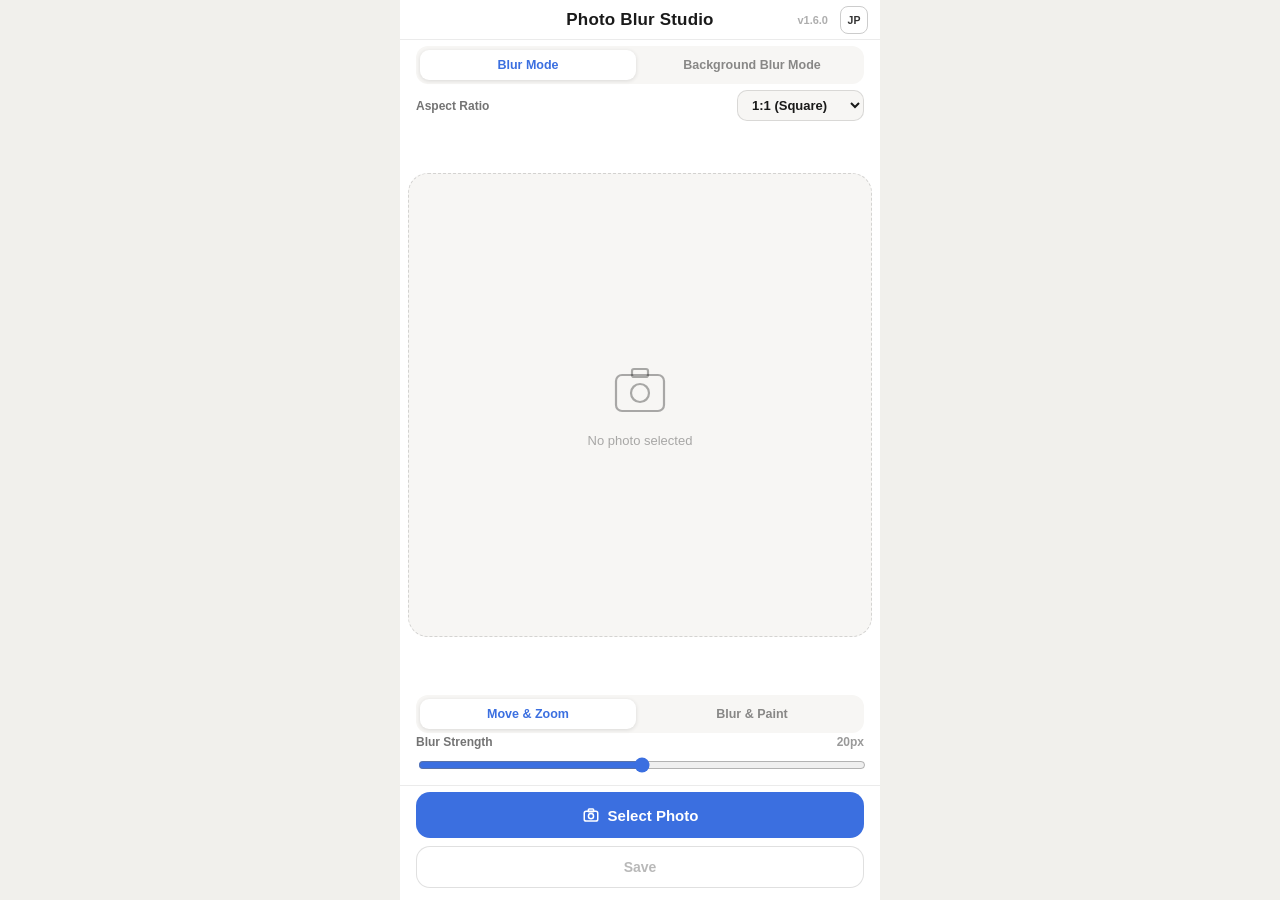
<file: en/app.html>
<!DOCTYPE html>
<html lang="en">
<head>
<meta charset="UTF-8">
<meta name="viewport" content="width=device-width, initial-scale=1, viewport-fit=cover">
<title>Photo Blur Studio</title>

<meta name="description" content="Photo Blur Studio - blur your photos and edit them right in your browser">
<meta name="theme-color" content="#3B6FE0">

<link rel="manifest" href="../manifest.json">
<link rel="icon" href="../icons/icon-192.png">
<link rel="apple-touch-icon" href="../icons/apple-touch-icon.png">
<meta name="apple-mobile-web-app-capable" content="yes">
<meta name="apple-mobile-web-app-status-bar-style" content="black-translucent">
<meta name="apple-mobile-web-app-title" content="Photo Blur">

<link rel="stylesheet" href="../app.css?v=1.6.0">
</head>
<body>

<div class="app">

  <header class="header">
    <span class="header-title">Photo Blur Studio</span>
    <span class="header-version" id="appVersion"></span>
    <a href="../app.html" class="lang-switch-btn" aria-label="日本語に切り替え" onclick="try{localStorage.setItem('photoBlurLang','ja')}catch(e){}">JP</a>
  </header>

  <section class="render-mode-bar">
    <div class="mode-toggle" role="group" aria-label="Blur mode">
      <button type="button" id="renderModeOrigBtn" class="mode-btn active" data-render-mode="original">Blur Mode</button>
      <button type="button" id="renderModeBgBtn" class="mode-btn" data-render-mode="background">Background Blur Mode</button>
    </div>
  </section>

  <section class="aspect-bar">
    <label class="options-label" for="aspectSelect">Aspect Ratio</label>
    <select id="aspectSelect" class="aspect-select">
      <option value="1:1">1:1 (Square)</option>
      <option value="4:3">4:3</option>
      <option value="3:2">3:2</option>
      <option value="16:9">16:9</option>
      <option value="9:16">9:16 (Portrait)</option>
    </select>
  </section>

  <main class="preview-wrap">
    <div class="preview-frame" id="previewFrame">
      <canvas id="canvas" class="preview-canvas" aria-label="Edited photo preview"></canvas>

      <div class="placeholder" id="placeholder">
        <svg width="56" height="56" viewBox="0 0 56 56" fill="none" aria-hidden="true">
          <rect x="4" y="12" width="48" height="36" rx="6" stroke="currentColor" stroke-width="2.2"/>
          <circle cx="28" cy="30" r="9" stroke="currentColor" stroke-width="2.2"/>
          <rect x="20" y="6" width="16" height="8" rx="2" stroke="currentColor" stroke-width="2.2"/>
        </svg>
        <span>No photo selected</span>
      </div>

      <div class="toast" id="toast" hidden></div>
    </div>
  </main>

  <section class="tool-bar">
    <div class="mode-toggle" role="group" aria-label="Operation mode">
      <button type="button" id="modeMoveBtn" class="mode-btn active" data-mode="move">Move & Zoom</button>
      <button type="button" id="modeBrushBtn" class="mode-btn" data-mode="brush">Blur & Paint</button>
    </div>
    <div class="brush-options" id="brushOptions" hidden>
      <div class="mode-toggle brush-type-toggle" role="group" aria-label="Brush type">
        <button type="button" id="brushTypeBlurBtn" class="mode-btn active" data-brush-type="blur">Blur Brush</button>
        <button type="button" id="brushTypeEraseBtn" class="mode-btn" data-brush-type="erase">Eraser Brush</button>
        <button type="button" id="brushTypePaintBtn" class="mode-btn" data-brush-type="paint">Paint</button>
      </div>

      <div class="paint-color-options" id="paintColorOptions" hidden>
        <span class="options-label">Pen Color</span>
        <div class="color-swatches" role="group" aria-label="Pen color">
          <button type="button" class="color-swatch active" data-color="#000000" style="--swatch-color:#000000" aria-label="Black"></button>
          <button type="button" class="color-swatch" data-color="#FFFFFF" style="--swatch-color:#FFFFFF" aria-label="White"></button>
          <button type="button" class="color-swatch" data-color="#FF0000" style="--swatch-color:#FF0000" aria-label="Red"></button>
          <button type="button" class="color-swatch" data-color="#007BFF" style="--swatch-color:#007BFF" aria-label="Blue"></button>
          <button type="button" class="color-swatch" data-color="#FFD400" style="--swatch-color:#FFD400" aria-label="Yellow"></button>
          <button type="button" class="color-swatch" data-color="#00C853" style="--swatch-color:#00C853" aria-label="Green"></button>
        </div>
      </div>

      <div class="options-row">
        <span class="options-label">Brush Size</span>
        <span class="options-value" id="brushSizeValue">20px</span>
      </div>
      <input type="range" id="brushSizeRange" class="blur-range" min="5" max="60" step="1" value="20">
    </div>
  </section>

  <section class="options" id="blurOptions">
    <div class="options-row">
      <span class="options-label">Blur Strength</span>
      <span class="options-value" id="blurValue">20px</span>
    </div>
    <input type="range" id="blurRange" class="blur-range" min="0" max="40" step="1" value="20">
  </section>

  <footer class="button-area">
    <button type="button" id="selectBtn" class="btn btn-primary">
      <svg width="18" height="18" viewBox="0 0 24 24" fill="none" aria-hidden="true">
        <rect x="3" y="7" width="18" height="13" rx="2.5" stroke="#fff" stroke-width="2"/>
        <circle cx="12" cy="13.5" r="3.4" stroke="#fff" stroke-width="2"/>
        <rect x="8.5" y="4" width="7" height="3.5" rx="1" stroke="#fff" stroke-width="2"/>
      </svg>
      Select Photo
    </button>
    <button type="button" id="saveBtn" class="btn btn-secondary" disabled>Save</button>
  </footer>

  <input type="file" id="fileInput" accept="image/*" hidden>

  <!-- SNS share modal (slides up from the bottom after saving) -->
  <div class="share-modal-overlay" id="shareModalOverlay" hidden>
    <div class="share-modal" id="shareModal" role="dialog" aria-modal="true" aria-labelledby="shareModalTitle">
      <div class="share-modal-handle"></div>
      <h2 class="share-modal-title" id="shareModalTitle">Photo Saved</h2>
      <p class="share-modal-desc">Share it on social media?</p>
      <div class="share-modal-buttons">
        <button type="button" class="share-btn share-btn-x" data-platform="x">
          <span class="share-btn-icon">X</span>Share on X
        </button>
        <button type="button" class="share-btn share-btn-line" data-platform="line">
          <span class="share-btn-icon">L</span>Send via LINE
        </button>
        <button type="button" class="share-btn share-btn-facebook" data-platform="facebook">
          <span class="share-btn-icon">f</span>Share on Facebook
        </button>
        <button type="button" class="share-btn share-btn-instagram" data-platform="instagram">
          <span class="share-btn-icon">IG</span>Copy link for Instagram Story
        </button>
      </div>
      <button type="button" class="share-modal-close" id="shareModalCloseBtn">Close</button>
    </div>
  </div>

</div>

<script src="../main.js?v=1.6.0"></script>
</body>
</html>
</file>
<file: style.css>
:root {
  --accent: #4A90E2;
  --accent-dark: #357ABD;
}

* {
  box-sizing: border-box;
}

html, body {
  height: 100%;
}

body {
  margin: 0;
  background: #fff;
  color: #1a1a1a;
  font-family: -apple-system, BlinkMacSystemFont, "Hiragino Sans", "Yu Gothic", "Helvetica Neue", Arial, sans-serif;
}

/* 見た目には出さず、検索エンジン/スクリーンリーダーにのみ伝えるテキスト用 */
.visually-hidden {
  position: absolute;
  width: 1px;
  height: 1px;
  padding: 0;
  margin: -1px;
  overflow: hidden;
  clip: rect(0, 0, 0, 0);
  white-space: nowrap;
  border: 0;
}

a {
  color: var(--accent);
  text-decoration: none;
}

a:hover {
  color: var(--accent-dark);
  text-decoration: underline;
}

.lp {
  position: relative;
  max-width: 430px;
  margin: 0 auto;
  background: #fff;
  overflow: hidden;
}

/* 言語切り替えボタン（右上・小型） */
.lang-switch-btn {
  position: absolute;
  top: 14px;
  right: 14px;
  width: 32px;
  height: 32px;
  display: flex;
  align-items: center;
  justify-content: center;
  border-radius: 10px;
  background: #fff;
  border: 1px solid #ccc;
  color: #333;
  font-size: 11px;
  font-weight: 700;
  text-decoration: none;
  z-index: 10;
  box-shadow: 0 2px 6px rgba(0, 0, 0, 0.08);
}

.lang-switch-btn:hover {
  color: #333;
  text-decoration: none;
  background: #f5f5f5;
}

.lp-section {
  padding: 48px 24px;
}

.section-title {
  font-size: 20px;
  font-weight: 800;
  text-align: center;
  margin: 0 0 24px;
}

/* CTAボタン（LPの見た目に合わせたリンクボタン） */
.cta-btn {
  display: block;
  width: 100%;
  max-width: 280px;
  height: 54px;
  line-height: 54px;
  margin: 0 auto;
  border: none;
  border-radius: 16px;
  background: var(--accent);
  color: #fff;
  font-size: 16px;
  font-weight: 700;
  text-align: center;
  cursor: pointer;
  box-shadow: 0 8px 20px rgba(74, 144, 226, 0.3);
}

.cta-btn:hover {
  color: #fff;
  text-decoration: none;
  background: var(--accent-dark);
}

.hero-note {
  font-size: 12px;
  color: #999;
  text-align: center;
  margin: 14px 0 0;
}

/* 1. HERO */
.hero {
  padding: 56px 24px 40px;
  background: #fff;
  display: flex;
  flex-direction: column;
  align-items: center;
  text-align: center;
}

.phone-mock {
  width: 220px;
  height: 440px;
  border-radius: 36px;
  background: #111;
  padding: 10px;
  box-shadow: 0 24px 48px rgba(0, 0, 0, 0.16);
  margin-bottom: 32px;
  box-sizing: border-box;
}

.phone-mock-inner {
  width: 100%;
  height: 100%;
  border-radius: 28px;
  background: #fff;
  overflow: hidden;
  display: flex;
  flex-direction: column;
}

.phone-mock-notch {
  height: 20px;
  flex: none;
  display: flex;
  align-items: center;
  justify-content: center;
}

.phone-mock-notch-bar {
  width: 60px;
  height: 5px;
  border-radius: 3px;
  background: #ddd;
}

.phone-mock-screen {
  flex: 1;
  margin: 0 10px 10px;
  border-radius: 16px;
  position: relative;
  overflow: hidden;
  background: #eee;
}

.phone-mock-bg {
  position: absolute;
  inset: -14px;
  background: linear-gradient(160deg, #ff9a76, #ff4d6d);
  filter: blur(16px);
  transform: scale(1.1);
}

.phone-mock-photo-wrap {
  position: absolute;
  inset: 0;
  display: flex;
  align-items: center;
  justify-content: center;
}

.phone-mock-photo {
  width: 60%;
  aspect-ratio: 9 / 16;
  border-radius: 10px;
  background: linear-gradient(160deg, #ff9a76, #ff4d6d);
  box-shadow: 0 6px 16px rgba(0, 0, 0, 0.25), 0 0 0 1px rgba(255, 255, 255, 0.4);
}

.hero-title {
  font-size: 26px;
  font-weight: 800;
  margin: 0 0 10px;
  letter-spacing: -0.01em;
}

.hero-sub {
  font-size: 15px;
  color: #555;
  margin: 0 0 28px;
  line-height: 1.6;
}

/* 2. FEATURES */
.features {
  background: #FAFAFA;
  display: flex;
  flex-direction: column;
  gap: 16px;
}

.feature-card {
  background: #fff;
  border-radius: 20px;
  padding: 24px;
  box-shadow: 0 4px 16px rgba(0, 0, 0, 0.05);
  display: flex;
  gap: 16px;
  align-items: flex-start;
}

.feature-icon {
  flex: none;
  width: 48px;
  height: 48px;
  border-radius: 14px;
  background: #EAF2FD;
  display: flex;
  align-items: center;
  justify-content: center;
  color: var(--accent);
}

.feature-body h3 {
  font-size: 16px;
  font-weight: 700;
  margin: 0 0 6px;
}

.feature-body p {
  font-size: 13.5px;
  color: #666;
  margin: 0;
  line-height: 1.6;
}

/* AdSense広告セクション（機能紹介の下に配置） */
.ad-section {
  padding: 24px 24px 0;
  background: #FAFAFA;
  display: flex;
  justify-content: center;
}

/* 3. BEFORE / AFTER */
.before-after {
  background: #fff;
}

.ba-list {
  display: flex;
  flex-direction: column;
  gap: 16px;
}

.ba-label {
  font-size: 12px;
  font-weight: 700;
  color: #999;
  margin-bottom: 8px;
  letter-spacing: 0.05em;
}

.ba-label-after {
  color: var(--accent);
}

.ba-image {
  aspect-ratio: 16 / 10;
  border-radius: 16px;
  box-shadow: 0 4px 16px rgba(0, 0, 0, 0.08);
  overflow: hidden;
}

.ba-image img {
  width: 100%;
  height: 100%;
  object-fit: cover;
  display: block;
}

.ba-note {
  text-align: center;
  font-size: 12px;
  color: #999;
  margin: 20px 0 0;
}

/* 4. HOW TO USE */
.how-to-use {
  background: #F0F7FF;
  display: flex;
  flex-direction: column;
  gap: 18px;
}

.how-to-use .section-title {
  margin-bottom: 8px;
}

.step-card {
  background: #fff;
  border-radius: 18px;
  padding: 20px;
  display: flex;
  align-items: center;
  gap: 16px;
  box-shadow: 0 4px 14px rgba(74, 144, 226, 0.08);
}

.step-num {
  flex: none;
  width: 36px;
  height: 36px;
  border-radius: 50%;
  background: var(--accent);
  color: #fff;
  font-size: 15px;
  font-weight: 800;
  display: flex;
  align-items: center;
  justify-content: center;
}

.step-icon {
  flex: none;
  width: 40px;
  height: 40px;
  display: flex;
  align-items: center;
  justify-content: center;
  color: var(--accent);
}

.step-label {
  font-size: 14.5px;
  font-weight: 600;
}

/* 5. SNS SHARE */
.sns-share {
  background: #fff;
  text-align: center;
}

.sns-title {
  font-size: 18px;
  margin: 0 0 6px;
}

.sns-badge {
  font-size: 12px;
  color: #999;
  margin: 0 0 24px;
  letter-spacing: 0.05em;
}

.sns-icons {
  display: flex;
  justify-content: center;
  gap: 14px;
}

.sns-icon {
  width: 52px;
  height: 52px;
  border-radius: 16px;
  background: #F5F5F5;
  display: flex;
  align-items: center;
  justify-content: center;
  color: #888;
  position: relative;
}

.sns-desc {
  font-size: 13px;
  color: #666;
  margin: 20px 0 0;
  line-height: 1.6;
}

/* 6. USE CASES */
.use-cases {
  background: #FAFAFA;
  display: flex;
  flex-direction: column;
}

.use-cases .section-title {
  margin-bottom: 24px;
}

.use-case-item {
  display: flex;
  align-items: center;
  gap: 12px;
  background: #fff;
  border-radius: 14px;
  padding: 16px 18px;
  box-shadow: 0 2px 8px rgba(0, 0, 0, 0.04);
  font-size: 14px;
  font-weight: 500;
}

.use-case-item + .use-case-item {
  margin-top: 14px;
}

.use-case-item .dot {
  width: 6px;
  height: 6px;
  border-radius: 50%;
  background: var(--accent);
  flex: none;
}

/* 7. ROADMAP */
.roadmap {
  background: #fff;
}

.roadmap-item {
  display: flex;
  align-items: center;
  gap: 12px;
  font-size: 14px;
  color: #333;
}

.roadmap-item svg {
  flex: none;
}

.roadmap-item + .roadmap-item {
  margin-top: 12px;
}

/* 8. CTA (bottom) */
.cta-bottom {
  padding: 56px 24px;
  background: #fff;
  text-align: center;
}

/* 9. FOOTER */
.lp-footer {
  padding: 28px 24px 40px;
  background: #FAFAFA;
  text-align: center;
  border-top: 1px solid rgba(0, 0, 0, 0.06);
}

.lp-footer p {
  font-size: 11.5px;
  color: #aaa;
  margin: 0 0 8px;
}

.lp-footer a {
  font-size: 11.5px;
}
</file>
<file: app.css>
:root {
  --accent: #3B6FE0;
  --bg: #f1f0ec;
  --text: #1a1a1a;
  --text-dim: rgba(0, 0, 0, 0.55);
  --border: rgba(0, 0, 0, 0.08);
}

* {
  box-sizing: border-box;
}

html, body {
  height: 100%;
}

body {
  margin: 0;
  background: var(--bg);
  color: var(--text);
  font-family: -apple-system, BlinkMacSystemFont, "Hiragino Sans", "Yu Gothic", "Helvetica Neue", Arial, sans-serif;
  -webkit-tap-highlight-color: transparent;
  overscroll-behavior: none;
}

.app {
  min-height: 100dvh;
  max-width: 480px;
  margin: 0 auto;
  display: flex;
  flex-direction: column;
  background: #fff;
}

/* Header */
.header {
  position: relative;
  flex: none;
  height: 40px;
  display: flex;
  align-items: center;
  justify-content: center;
  border-bottom: 1px solid var(--border);
  padding-top: env(safe-area-inset-top, 0);
}

.header-version {
  position: absolute;
  right: 52px;
  font-size: 11px;
  font-weight: 600;
  color: rgba(0, 0, 0, 0.32);
  font-variant-numeric: tabular-nums;
}

.header-title {
  font-size: 17px;
  font-weight: 700;
  letter-spacing: 0.01em;
}

/* 言語切り替えボタン（右上・小型、LPと統一したスタイル） */
.lang-switch-btn {
  position: absolute;
  top: 50%;
  right: 12px;
  transform: translateY(-50%);
  width: 28px;
  height: 28px;
  display: flex;
  align-items: center;
  justify-content: center;
  border-radius: 8px;
  background: #fff;
  border: 1px solid #ccc;
  color: #333;
  font-size: 10.5px;
  font-weight: 700;
  text-decoration: none;
  z-index: 10;
}

.lang-switch-btn:hover {
  color: #333;
  text-decoration: none;
  background: #f5f5f5;
}

/* Render mode bar (background blur / original image) */
.render-mode-bar {
  flex: none;
  padding: 6px 16px 0;
}

/* Aspect ratio bar */
.aspect-bar {
  flex: none;
  padding: 6px 16px 0;
  display: flex;
  align-items: center;
  justify-content: space-between;
  gap: 10px;
}

.aspect-select {
  flex: none;
  font-size: 13px;
  font-weight: 600;
  color: var(--text);
  background: #f7f6f4;
  border: 1.5px solid rgba(0, 0, 0, 0.12);
  border-radius: 10px;
  padding: 6px 10px;
  font-family: inherit;
}

/* Tool bar (mode toggle + brush size) */
.tool-bar {
  flex: none;
  padding: 6px 16px 0;
}

.mode-toggle {
  display: flex;
  gap: 8px;
  background: #f7f6f4;
  border-radius: 12px;
  padding: 4px;
}

.mode-btn {
  flex: 1;
  border: none;
  background: transparent;
  border-radius: 9px;
  padding: 8px 6px;
  font-size: 12.5px;
  font-weight: 700;
  font-family: inherit;
  color: rgba(0, 0, 0, 0.45);
  cursor: pointer;
}

.mode-btn.active {
  background: #fff;
  color: var(--accent);
  box-shadow: 0 1px 4px rgba(0, 0, 0, 0.12);
}

.mode-btn:disabled {
  opacity: 0.4;
  cursor: default;
}

.brush-options {
  margin-top: 6px;
}

.brush-type-toggle {
  margin-bottom: 6px;
}

.brush-type-toggle .mode-btn {
  padding: 8px 4px;
  font-size: 11.5px;
}

/* ペイントの色選択（ペイントブラシ選択時のみ表示） */
.paint-color-options {
  margin-bottom: 10px;
}

.color-swatches {
  display: flex;
  gap: 10px;
  margin-top: 6px;
}

.color-swatch {
  width: 32px;
  height: 32px;
  border-radius: 50%;
  border: 2px solid rgba(0, 0, 0, 0.12);
  background: var(--swatch-color);
  padding: 0;
  cursor: pointer;
}

.color-swatch.active {
  border-color: var(--accent);
  box-shadow: 0 0 0 2px rgba(59, 111, 224, 0.25);
}

/* Preview area */
.preview-wrap {
  flex: 1;
  min-height: 0;
  padding: 8px;
  display: flex;
  align-items: center;
  justify-content: center;
}

.preview-frame {
  position: relative;
  border-radius: 20px;
  overflow: hidden;
  background: #f7f6f4;
  border: 1.5px dashed rgba(0, 0, 0, 0.14);
}

.preview-frame.has-image {
  border-style: solid;
  border-color: transparent;
}

.preview-canvas {
  position: absolute;
  inset: 0;
  width: 100%;
  height: 100%;
  display: none;
  touch-action: none;
}

.preview-frame.has-image .preview-canvas {
  display: block;
}

.placeholder {
  position: absolute;
  inset: 0;
  display: flex;
  flex-direction: column;
  align-items: center;
  justify-content: center;
  gap: 14px;
  color: rgba(0, 0, 0, 0.32);
}

.preview-frame.has-image .placeholder {
  display: none;
}

.placeholder span {
  font-size: 13px;
  font-weight: 500;
}

/* Toast */
.toast {
  position: absolute;
  left: 50%;
  bottom: 16px;
  transform: translate(-50%, 8px);
  background: rgba(20, 20, 20, 0.88);
  color: #fff;
  font-size: 13px;
  font-weight: 600;
  padding: 9px 18px;
  border-radius: 100px;
  white-space: nowrap;
  opacity: 0;
  pointer-events: none;
  transition: opacity 0.2s ease-out, transform 0.2s ease-out;
}

.toast.show {
  opacity: 1;
  transform: translate(-50%, 0);
}

/* Options */
.options {
  flex: none;
  padding: 2px 16px 6px;
}

.options-row {
  display: flex;
  align-items: center;
  justify-content: space-between;
  margin-bottom: 4px;
}

.options-label {
  font-size: 12px;
  font-weight: 600;
  color: var(--text-dim);
}

.options-value {
  font-size: 12px;
  font-weight: 600;
  color: rgba(0, 0, 0, 0.4);
  font-variant-numeric: tabular-nums;
}

.blur-range {
  width: 100%;
  height: 20px;
  accent-color: var(--accent);
}

/* Buttons */
.button-area {
  flex: none;
  padding: 6px 16px calc(12px + env(safe-area-inset-bottom, 0px));
  display: flex;
  flex-direction: column;
  gap: 8px;
  border-top: 1px solid var(--border);
}

.btn {
  border: none;
  border-radius: 14px;
  font-size: 15px;
  font-weight: 700;
  font-family: inherit;
  cursor: pointer;
}

.btn-primary {
  height: 46px;
  background: var(--accent);
  color: #fff;
  display: flex;
  align-items: center;
  justify-content: center;
  gap: 8px;
}

.btn-primary:active {
  opacity: 0.85;
}

.btn-row {
  display: flex;
  gap: 10px;
}

.btn-secondary {
  flex: none;
  width: 100%;
  height: 42px;
  border: 1.5px solid var(--accent);
  background: #fff;
  color: var(--accent);
  font-size: 14px;
}

.btn-secondary:active:not(:disabled) {
  background: rgba(59, 111, 224, 0.08);
}

.btn-secondary:disabled {
  border-color: rgba(0, 0, 0, 0.12);
  color: rgba(0, 0, 0, 0.28);
  cursor: default;
}

/* SNS share modal（保存後に下からスライド表示） */
.share-modal-overlay {
  position: fixed;
  inset: 0;
  background: rgba(0, 0, 0, 0);
  display: flex;
  align-items: flex-end;
  justify-content: center;
  z-index: 100;
  transition: background 0.25s ease-out;
}

/* [hidden]と.share-modal-overlayは詳細度が同じで、後勝ちでdisplay:flexが勝ってしまい
   非表示のはずのモーダルが透明な全画面オーバーレイとして操作を塞いでいた。明示的に上書きする */
.share-modal-overlay[hidden] {
  display: none;
}

.share-modal-overlay.show {
  background: rgba(0, 0, 0, 0.45);
}

.share-modal {
  width: 100%;
  max-width: 480px;
  background: #fff;
  border-radius: 24px 24px 0 0;
  padding: 10px 20px calc(20px + env(safe-area-inset-bottom, 0px));
  box-shadow: 0 -8px 30px rgba(0, 0, 0, 0.2);
  transform: translateY(100%);
  transition: transform 0.28s cubic-bezier(0.22, 1, 0.36, 1);
}

.share-modal-overlay.show .share-modal {
  transform: translateY(0);
}

.share-modal-handle {
  width: 36px;
  height: 4px;
  border-radius: 100px;
  background: rgba(0, 0, 0, 0.15);
  margin: 4px auto 14px;
}

.share-modal-title {
  margin: 0 0 4px;
  font-size: 17px;
  font-weight: 700;
  text-align: center;
  color: var(--text);
}

.share-modal-desc {
  margin: 0 0 18px;
  font-size: 13px;
  color: var(--text-dim);
  text-align: center;
}

.share-modal-buttons {
  display: flex;
  flex-direction: column;
  gap: 10px;
  margin-bottom: 14px;
}

.share-btn {
  height: 50px;
  border: none;
  border-radius: 14px;
  font-size: 14.5px;
  font-weight: 700;
  font-family: inherit;
  color: #fff;
  display: flex;
  align-items: center;
  justify-content: center;
  gap: 10px;
  cursor: pointer;
}

.share-btn:active {
  opacity: 0.85;
}

.share-btn-icon {
  width: 26px;
  height: 26px;
  border-radius: 50%;
  background: rgba(255, 255, 255, 0.22);
  display: flex;
  align-items: center;
  justify-content: center;
  font-size: 13px;
  font-weight: 800;
  flex: none;
}

.share-btn-x {
  background: #000;
}

.share-btn-line {
  background: #06c755;
}

.share-btn-facebook {
  background: #1877f2;
}

.share-btn-instagram {
  background: linear-gradient(135deg, #feda75, #d62976, #4f5bd5);
}

.share-modal-close {
  width: 100%;
  height: 46px;
  border: none;
  background: #f7f6f4;
  border-radius: 14px;
  font-size: 14px;
  font-weight: 700;
  font-family: inherit;
  color: var(--text-dim);
  cursor: pointer;
}

.share-modal-close:active {
  background: #efeeea;
}
</file>
